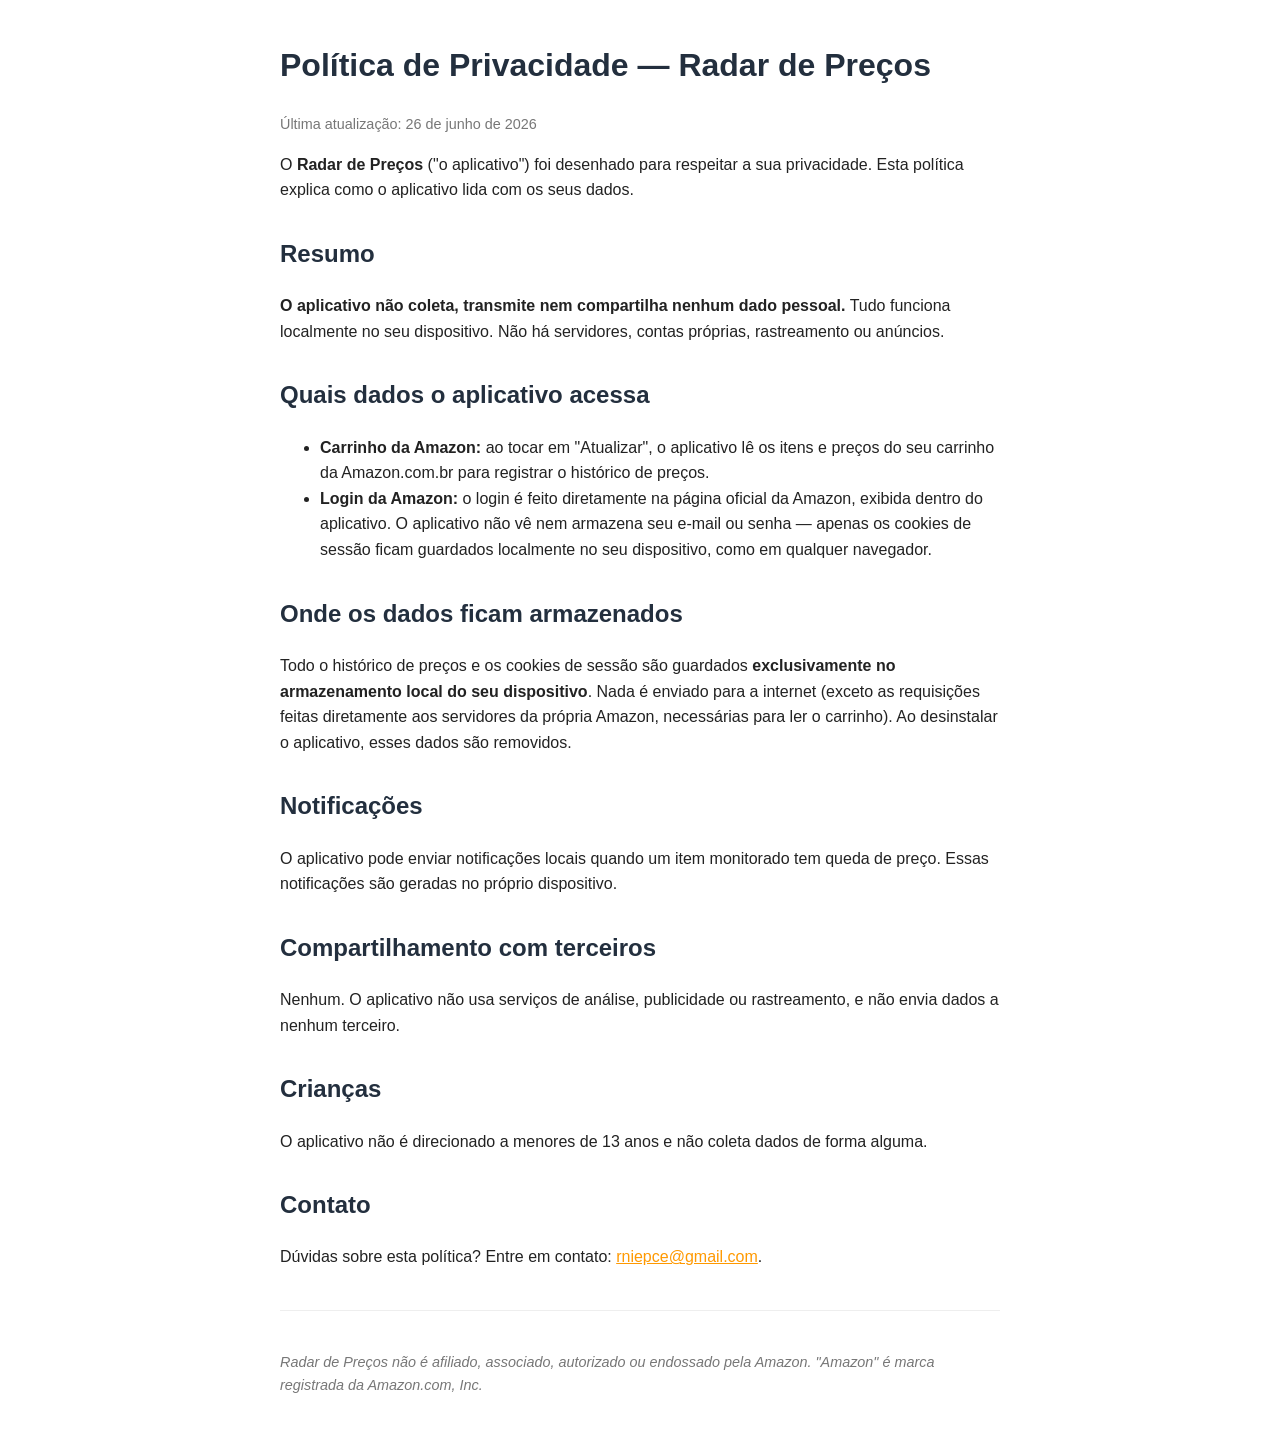
<file: docs/index.html>
<!DOCTYPE html>
<html lang="pt-br">
<head>
    <meta charset="utf-8">
    <meta name="viewport" content="width=device-width, initial-scale=1">
    <title>Radar de Preços — Política de Privacidade</title>
    <style>
        body { font-family: -apple-system, Segoe UI, Roboto, sans-serif; max-width: 720px;
               margin: 40px auto; padding: 0 20px; line-height: 1.6; color: #222; }
        h1 { color: #232F3E; } h2 { color: #232F3E; margin-top: 32px; }
        a { color: #FF9900; } code { background: #f4f4f4; padding: 1px 5px; border-radius: 4px; }
        .muted { color: #777; font-size: 0.9em; }
        hr { border: none; border-top: 1px solid #eee; margin: 40px 0; }
    </style>
</head>
<body>
    <h1>Política de Privacidade — Radar de Preços</h1>
    <p class="muted">Última atualização: 26 de junho de 2026</p>

    <p>O <strong>Radar de Preços</strong> ("o aplicativo") foi desenhado para respeitar
    a sua privacidade. Esta política explica como o aplicativo lida com os seus dados.</p>

    <h2>Resumo</h2>
    <p><strong>O aplicativo não coleta, transmite nem compartilha nenhum dado pessoal.</strong>
    Tudo funciona localmente no seu dispositivo. Não há servidores, contas próprias,
    rastreamento ou anúncios.</p>

    <h2>Quais dados o aplicativo acessa</h2>
    <ul>
        <li><strong>Carrinho da Amazon:</strong> ao tocar em "Atualizar", o aplicativo lê os
        itens e preços do seu carrinho da Amazon.com.br para registrar o histórico de preços.</li>
        <li><strong>Login da Amazon:</strong> o login é feito diretamente na página oficial da
        Amazon, exibida dentro do aplicativo. O aplicativo não vê nem armazena seu e-mail ou
        senha — apenas os cookies de sessão ficam guardados localmente no seu dispositivo,
        como em qualquer navegador.</li>
    </ul>

    <h2>Onde os dados ficam armazenados</h2>
    <p>Todo o histórico de preços e os cookies de sessão são guardados <strong>exclusivamente
    no armazenamento local do seu dispositivo</strong>. Nada é enviado para a internet (exceto
    as requisições feitas diretamente aos servidores da própria Amazon, necessárias para ler o
    carrinho). Ao desinstalar o aplicativo, esses dados são removidos.</p>

    <h2>Notificações</h2>
    <p>O aplicativo pode enviar notificações locais quando um item monitorado tem queda de
    preço. Essas notificações são geradas no próprio dispositivo.</p>

    <h2>Compartilhamento com terceiros</h2>
    <p>Nenhum. O aplicativo não usa serviços de análise, publicidade ou rastreamento, e não
    envia dados a nenhum terceiro.</p>

    <h2>Crianças</h2>
    <p>O aplicativo não é direcionado a menores de 13 anos e não coleta dados de forma alguma.</p>

    <h2>Contato</h2>
    <p>Dúvidas sobre esta política? Entre em contato:
    <a href="mailto:rniepce@gmail.com">rniepce@gmail.com</a>.</p>

    <hr>
    <p class="muted"><em>Radar de Preços não é afiliado, associado, autorizado ou endossado
    pela Amazon. "Amazon" é marca registrada da Amazon.com, Inc.</em></p>
</body>
</html>
</file>
